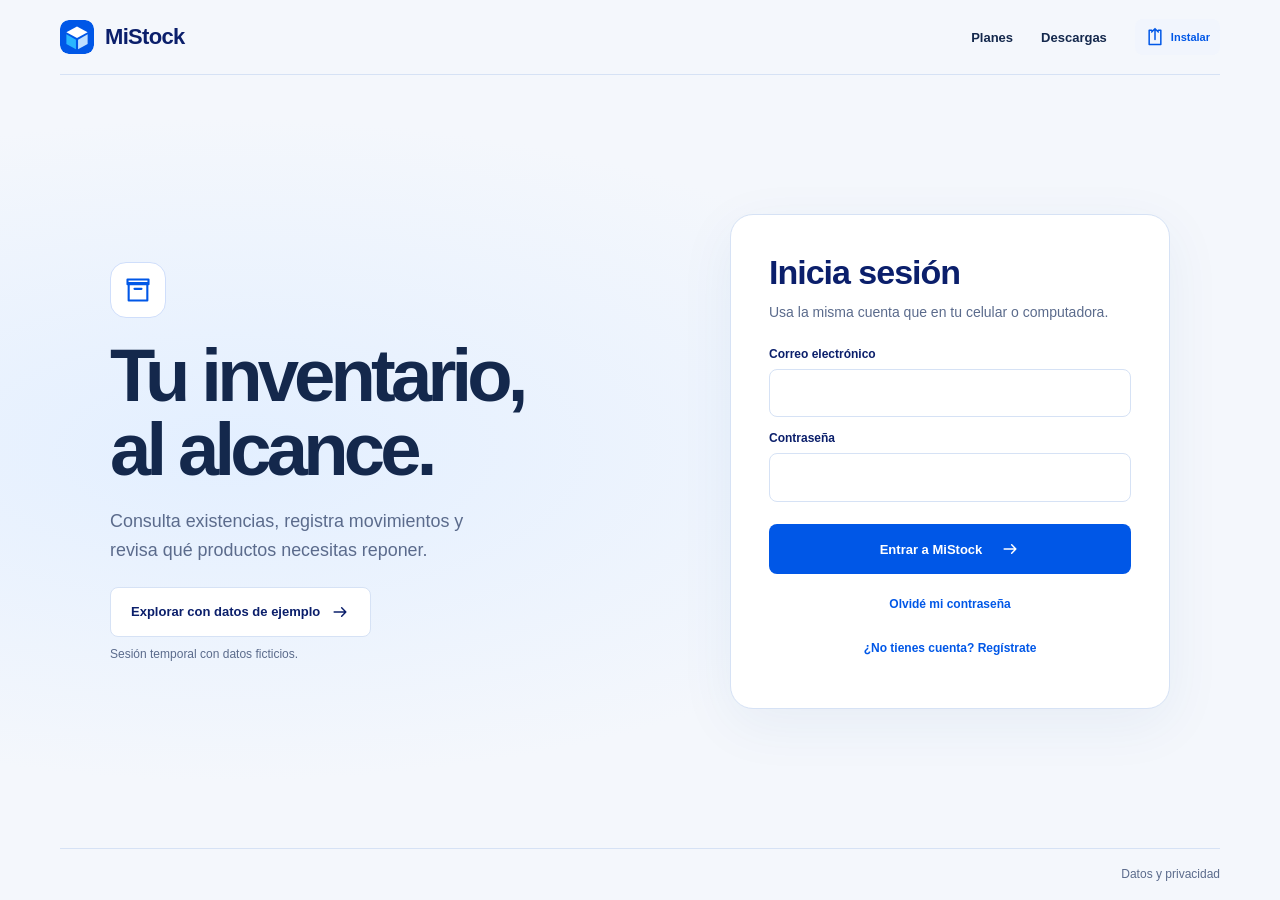
<file: index.html>
<!doctype html><html lang="es"><head><meta charset="utf-8"><meta name="viewport" content="width=device-width,initial-scale=1,viewport-fit=cover"><meta name="theme-color" content="#ffffff"><meta name="apple-mobile-web-app-capable" content="yes"><meta name="apple-mobile-web-app-status-bar-style" content="default"><meta name="apple-mobile-web-app-title" content="MiStock"><meta name="description" content="Gestiona tu inventario y movimientos desde MiStock web."><title>MiStock · Tu inventario en línea</title><link rel="manifest" href="./manifest.webmanifest"><link rel="apple-touch-icon" href="./icon-180.png"><link rel="icon" href="./logo.svg"><link rel="stylesheet" href="./app.css?v=1.5"><link rel="stylesheet" href="./pro-ui.css?v=1.5"></head><body><a class="skip-link" href="#main-content">Saltar al contenido</a><div id="app"><div class="boot"><img src="./logo.svg" width="60" height="60" alt="MiStock"><h1>MiStock</h1><p>Preparando tu inventario…</p></div></div><dialog id="modal" class="app-dialog" aria-labelledby="modal-title"></dialog><div id="toast" role="status" aria-live="polite" hidden></div><noscript><p>Activa JavaScript en el navegador para usar MiStock.</p><a href="https://davjstudio.github.io/mistock-descargas/">MiStock Descargas</a></noscript><script type="module" src="./app.js?v=1.5.1"></script></body></html>
</file>
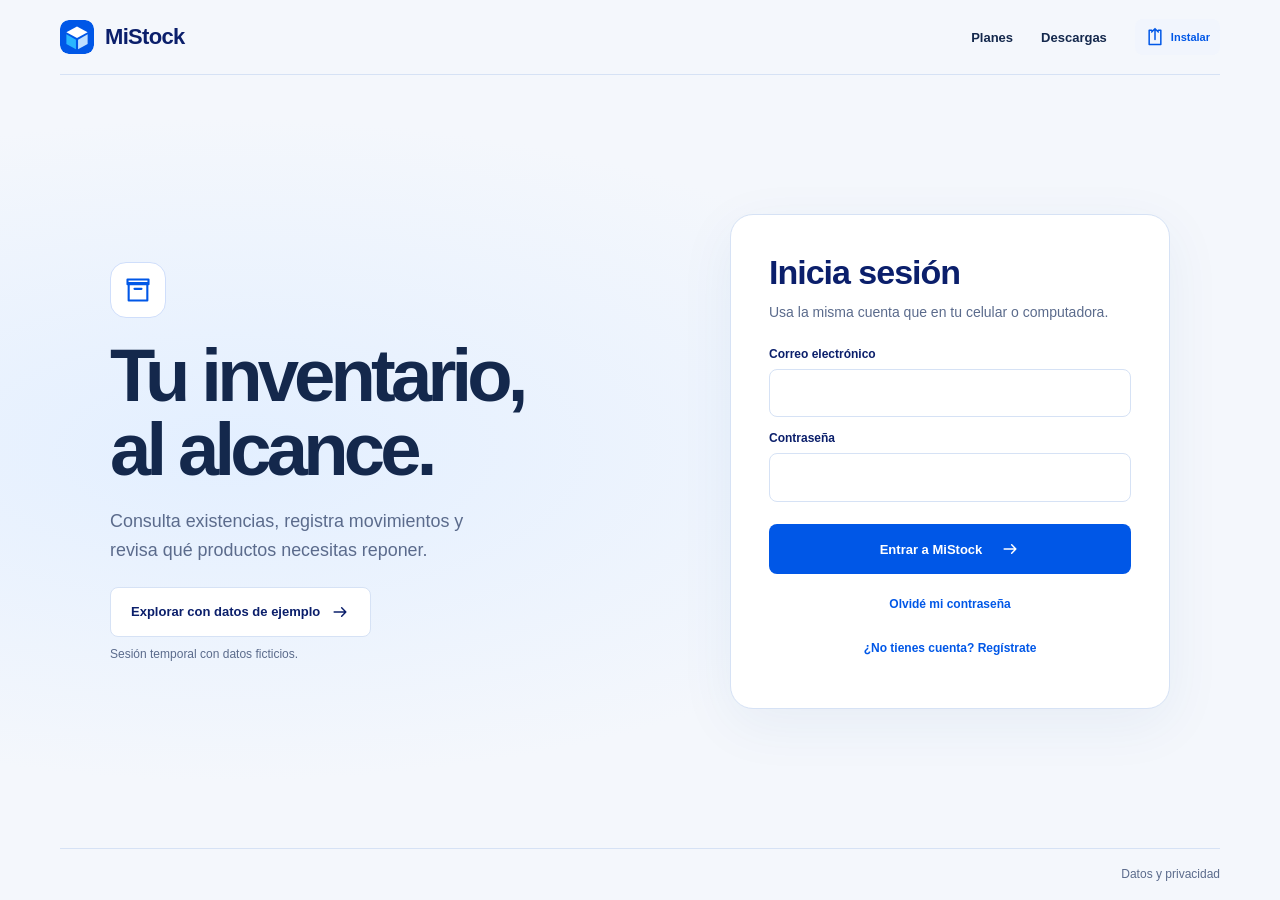
<file: app.html>
<!doctype html><html lang="es"><meta charset="utf-8"><meta name="viewport" content="width=device-width,initial-scale=1"><title>MiStock</title><script>location.replace('./'+location.search+location.hash);</script><p><a href="./">Abrir MiStock</a></p></html>
</file>
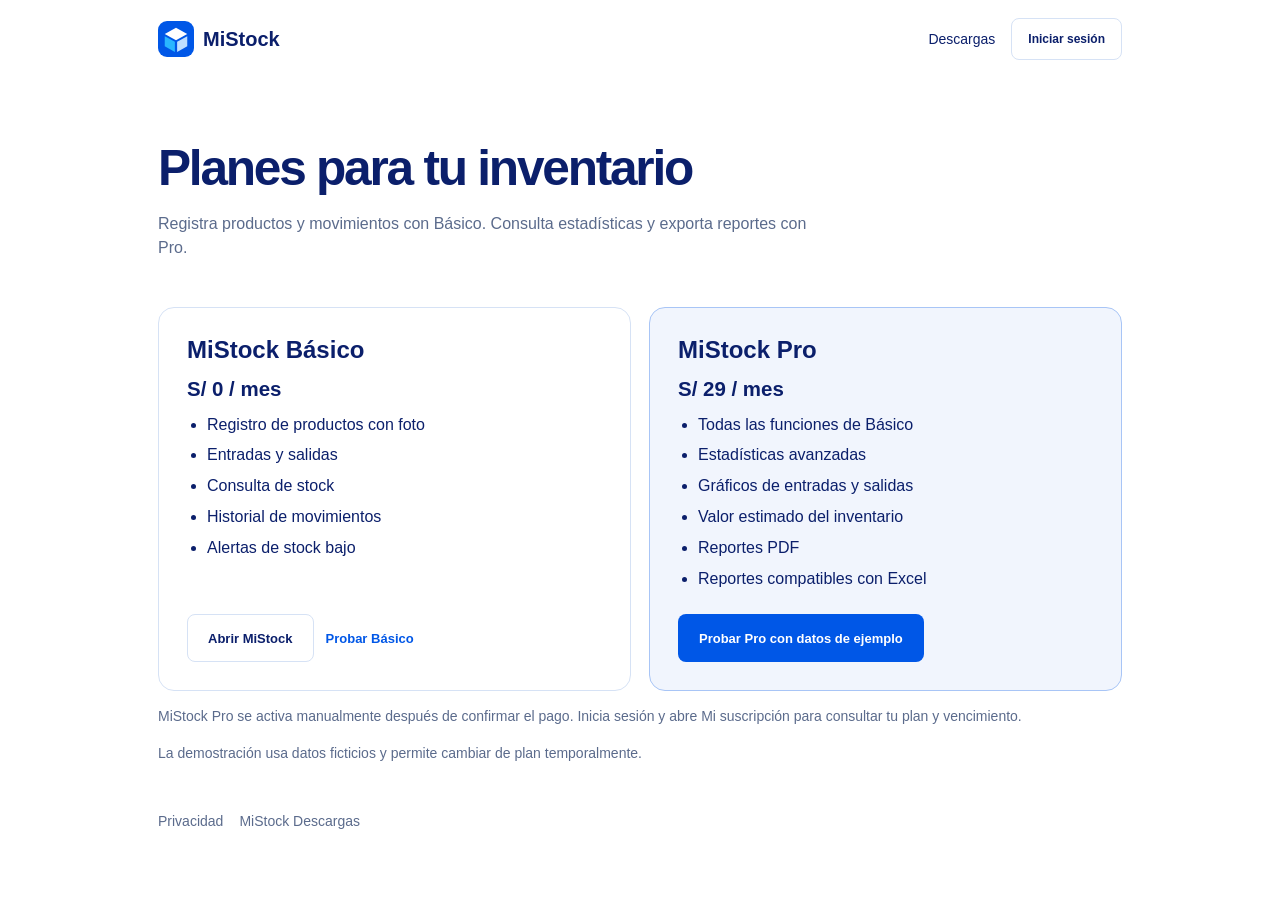
<file: planes.html>
<!doctype html>
<html lang="es">
<head>
<meta charset="utf-8">
<meta name="viewport" content="width=device-width,initial-scale=1">
<meta name="theme-color" content="#0057e7">
<meta name="description" content="MiStock Básico gratuito y MiStock Pro por S/ 29 al mes. Compara funciones y prueba los planes con datos de ejemplo.">
<title>Planes Básico y Pro · MiStock</title>
<link rel="icon" href="./logo.svg">
<link rel="stylesheet" href="./base.css">
<link rel="stylesheet" href="./planes.css">
</head>
<body>
<a class="skip-link" href="#contenido">Saltar al contenido</a>
<header class="plans-header">
<a class="plans-brand" href="./"><img src="./logo.svg" width="36" height="36" alt="">MiStock</a>
<nav aria-label="Navegación"><a href="https://davjstudio.github.io/mistock-descargas/">Descargas</a><a class="btn btn-outline btn-small" href="./">Iniciar sesión</a></nav>
</header>
<main class="plans-main" id="contenido">
<section class="plans-intro">
<h1>Planes para tu inventario</h1>
<p>Registra productos y movimientos con Básico. Consulta estadísticas y exporta reportes con Pro.</p>
</section>
<div class="plans-grid">
<section class="plan-card">
<h2>MiStock Básico</h2><p class="plan-price">S/ 0 / mes</p>
<ul><li>Registro de productos con foto</li><li>Entradas y salidas</li><li>Consulta de stock</li><li>Historial de movimientos</li><li>Alertas de stock bajo</li></ul>
<div class="plan-actions"><a class="btn btn-outline" href="./">Abrir MiStock</a><a class="text-link" href="./?demo=1">Probar Básico</a></div>
</section>
<section class="plan-card plan-pro">
<h2>MiStock Pro</h2><p class="plan-price">S/ 29 / mes</p>
<ul><li>Todas las funciones de Básico</li><li>Estadísticas avanzadas</li><li>Gráficos de entradas y salidas</li><li>Valor estimado del inventario</li><li>Reportes PDF</li><li>Reportes compatibles con Excel</li></ul>
<div class="plan-actions"><a class="btn btn-primary" href="./?demo=1&amp;page=pro&amp;demoPlan=pro">Probar Pro con datos de ejemplo</a></div>
</section>
</div>
<p class="pilot-note">MiStock Pro se activa manualmente después de confirmar el pago. Inicia sesión y abre Mi suscripción para consultar tu plan y vencimiento.</p>
<p class="pilot-note">La demostración usa datos ficticios y permite cambiar de plan temporalmente.</p>
</main>
<footer class="plans-footer"><a href="./privacidad.html">Privacidad</a><a href="https://davjstudio.github.io/mistock-descargas/">MiStock Descargas</a></footer>
</body>
</html>
</file>
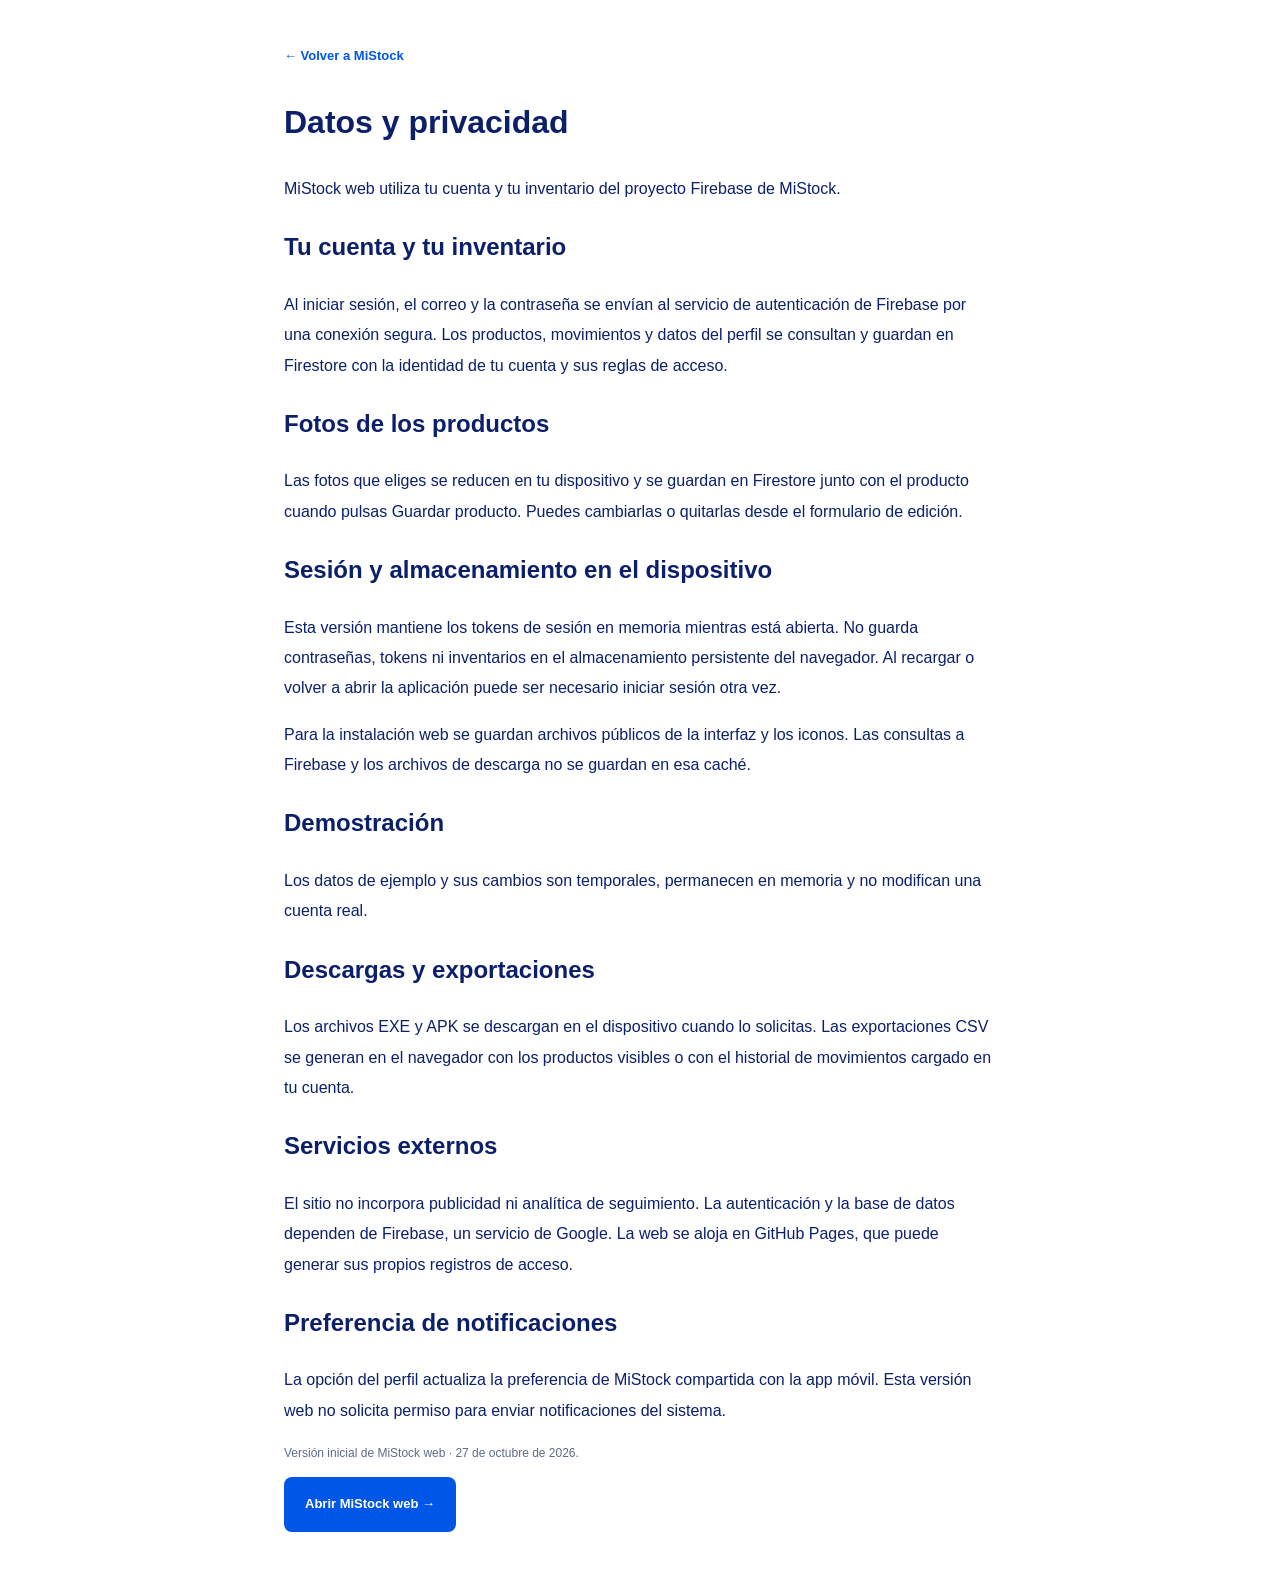
<file: privacidad.html>
<!doctype html><html lang="es"><head><meta charset="utf-8"><meta name="viewport" content="width=device-width,initial-scale=1"><title>MiStock · Datos y privacidad</title><link rel="stylesheet" href="./base.css"><link rel="icon" href="./logo.svg"></head><body><main style="max-width:760px;margin:auto;padding:40px 24px;line-height:1.9"><a class="text-link" href="./">← Volver a MiStock</a><h1>Datos y privacidad</h1><p>MiStock web utiliza tu cuenta y tu inventario del proyecto Firebase de MiStock.</p><h2>Tu cuenta y tu inventario</h2><p>Al iniciar sesión, el correo y la contraseña se envían al servicio de autenticación de Firebase por una conexión segura. Los productos, movimientos y datos del perfil se consultan y guardan en Firestore con la identidad de tu cuenta y sus reglas de acceso.</p><h2>Fotos de los productos</h2><p>Las fotos que eliges se reducen en tu dispositivo y se guardan en Firestore junto con el producto cuando pulsas Guardar producto. Puedes cambiarlas o quitarlas desde el formulario de edición.</p><h2>Sesión y almacenamiento en el dispositivo</h2><p>Esta versión mantiene los tokens de sesión en memoria mientras está abierta. No guarda contraseñas, tokens ni inventarios en el almacenamiento persistente del navegador. Al recargar o volver a abrir la aplicación puede ser necesario iniciar sesión otra vez.</p><p>Para la instalación web se guardan archivos públicos de la interfaz y los iconos. Las consultas a Firebase y los archivos de descarga no se guardan en esa caché.</p><h2>Demostración</h2><p>Los datos de ejemplo y sus cambios son temporales, permanecen en memoria y no modifican una cuenta real.</p><h2>Descargas y exportaciones</h2><p>Los archivos EXE y APK se descargan en el dispositivo cuando lo solicitas. Las exportaciones CSV se generan en el navegador con los productos visibles o con el historial de movimientos cargado en tu cuenta.</p><h2>Servicios externos</h2><p>El sitio no incorpora publicidad ni analítica de seguimiento. La autenticación y la base de datos dependen de Firebase, un servicio de Google. La web se aloja en GitHub Pages, que puede generar sus propios registros de acceso.</p><h2>Preferencia de notificaciones</h2><p>La opción del perfil actualiza la preferencia de MiStock compartida con la app móvil. Esta versión web no solicita permiso para enviar notificaciones del sistema.</p><p style="font-size:12px;color:#5b6b8c">Versión inicial de MiStock web · 27 de octubre de 2026.</p><a class="btn btn-primary" href="./">Abrir MiStock web →</a></main></body></html>
</file>
<file: app.css>
@import url('./base.css');
body{background:var(--ice)}button{border:0}svg.icon{width:20px;height:20px;fill:none;stroke:currentColor;stroke-width:1.8;stroke-linecap:round;stroke-linejoin:round;flex:none}.boot{min-height:100dvh;display:grid;place-content:center;text-align:center;gap:8px}.boot img{margin:auto}.boot h1{font-size:34px;margin:10px 0}.boot p{font-size:14px;color:var(--muted)}.app-brand{display:flex;align-items:center;gap:11px;font-size:26px;font-weight:800;letter-spacing:-.7px}.app-brand img{border-radius:12px}.back-link{color:var(--muted);font-size:12px;display:inline-flex;align-items:center;gap:8px}.auth-form{max-width:420px;width:100%;margin:auto}.auth-form h1{font-size:34px;letter-spacing:-1px;margin:13px 0}.auth-form>p{font-size:14px;line-height:1.7;color:var(--muted);margin-bottom:26px}.field{display:block;margin:17px 0}.field>span{display:block;font-size:12px;font-weight:700;color:var(--navy);margin-bottom:8px}.field input,.field select,.field textarea{display:block;background:white;color:var(--navy);border:1px solid var(--border);border-radius:8px;padding:13px 12px;min-height:46px;width:100%;font-size:16px;line-height:1.3}.field textarea{resize:vertical;min-height:90px}.field small{display:block;font-size:11px;color:var(--muted);line-height:1.6;margin-top:7px}.auth-form .btn{width:100%;margin-top:13px}.quiet-button{color:var(--blue);background:transparent;min-height:44px;padding:10px 6px;font-size:12px;font-weight:600}.auth-form .quiet-button{display:block;width:100%;text-align:center}.form-error{background:var(--red-bg);color:#9f172f;padding:12px;border-radius:8px;font-size:12px;line-height:1.6}.form-error:empty{display:none}.nav-button{display:flex;align-items:center;gap:13px;background:transparent;color:white;font-size:12px;font-weight:600;min-height:49px;border-radius:8px;padding:13px 16px;text-align:left}.nav-button.active{background:#4da3ff55}.nav-button:hover{background:#4da3ff33}.workspace{padding:28px;min-width:0;max-width:1600px;width:100%;margin:auto}.workspace-header{border-radius:17px;background:linear-gradient(120deg,#0b63f6,#0436b8);color:white;padding:25px;display:flex;align-items:center;justify-content:space-between;gap:24px;margin-bottom:20px}.workspace-header h1{font-size:28px;letter-spacing:-.8px;margin:12px 0 8px;line-height:1.2}.workspace-header p{font-size:12px;color:#bfdfff;line-height:1.6;margin:0}.header-actions{display:flex;gap:9px;flex:none}.header-actions .btn{font-size:11px;padding:11px 15px;min-height:42px}.refresh-btn{background:#4da3ff33;color:white;padding:10px 13px;border-radius:8px;display:flex;align-items:center;gap:7px;font-size:11px;min-height:42px}.install-btn{background:var(--ice);border-radius:8px;color:var(--blue);display:flex;align-items:center;gap:6px;min-height:36px;padding:8px 10px;font-size:11px;font-weight:600}.banner{background:#bfdfff;color:var(--navy);padding:12px 15px;border-radius:8px;font-size:11px;line-height:1.7;margin-bottom:18px;display:flex;align-items:center;justify-content:space-between;gap:12px}.banner.warning{background:#fff0c2;color:#85540b}.banner .dismiss{font-size:19px;line-height:1;background:transparent;color:inherit;min-width:32px;min-height:32px}.page-top{display:flex;align-items:center;justify-content:space-between;gap:16px;margin:0 0 18px}.page-top>h2{font-size:18px;margin:0}.page-top .quiet-button{font-size:11px}.stats-grid{display:grid;grid-template-columns:repeat(4,minmax(0,1fr));gap:12px;margin-bottom:19px}.stat{background:white;border:1px solid var(--border);border-radius:12px;padding:20px;min-width:0}.stat small{font-size:10px;font-weight:600;display:block;color:var(--muted);text-transform:uppercase;letter-spacing:.3px}.stat strong{font-size:35px;display:block;line-height:1.2;margin:14px 0 5px;letter-spacing:-1px}.stat p{font-size:10px;color:var(--muted);margin:0;line-height:1.5}.green-text{color:var(--green)}.red-text{color:var(--red)}.blue-text{color:var(--blue)}.card{border:1px solid var(--border);background:#fff;border-radius:12px;padding:23px;margin-bottom:19px}.card h2{font-size:18px;margin:0 0 20px}.hint{font-size:11px;color:var(--muted);line-height:1.7}.attention-row{display:flex;justify-content:space-between;align-items:center;gap:14px;padding:15px 0;border-bottom:1px solid var(--ice)}.attention-row:last-child{border:0}.attention-row strong{font-size:13px;display:block}.attention-row small{font-size:10px;color:var(--muted);display:block;margin-top:5px}.stock-pill{display:inline-flex;align-items:center;white-space:nowrap;font-size:10px;font-weight:600;border-radius:5px;padding:5px 8px;background:var(--green-bg);color:#0f8a4f}.stock-pill.low{background:#fff0c2;color:#b7791f}.stock-pill.empty{background:var(--red-bg);color:#d64550}.icon-button{background:var(--ice);color:var(--blue);border-radius:8px;width:38px;min-height:38px;display:inline-flex;align-items:center;justify-content:center}.icon-button.danger{background:var(--red-bg);color:var(--red)}.icon-button.green{background:var(--green-bg);color:var(--green)}.filter-bar{display:flex;gap:10px;align-items:center;margin-bottom:16px}.search-wrap{position:relative;flex:1;min-width:0}.search-wrap>.icon{position:absolute;left:13px;top:14px;color:var(--hint);width:17px;height:17px}.filter-bar input,.filter-bar select{height:46px;border:1px solid var(--border);background:white;border-radius:8px;font-size:13px;color:var(--navy);padding:10px 12px;max-width:100%}.filter-bar input{width:100%;padding-left:39px}.filter-bar select{max-width:190px}.result-tools{display:flex;align-items:center;justify-content:space-between;gap:10px;margin-bottom:12px}.result-count{font-size:11px;color:var(--muted)}.product-list{border:1px solid var(--border);border-radius:12px;overflow:hidden;background:#fff}.product-item{display:grid;grid-template-columns:minmax(0,2fr) minmax(95px,1fr) minmax(110px,1fr) auto;align-items:center;gap:16px;padding:19px 20px;border-bottom:1px solid var(--ice)}.product-item:last-child{border:0}.product-item:nth-child(even){background:#f8faff}.product-name{min-width:0;overflow-wrap:anywhere}.product-name h3{font-size:14px;margin:4px 0 7px;font-weight:650;line-height:1.5}.product-name small{font-size:10px;color:var(--muted)}.product-price{font-size:14px;font-weight:600}.product-price small{font-size:10px;display:block;font-weight:400;color:var(--muted);margin-top:6px}.stock-info small{font-size:10px;display:block;margin-top:7px;color:var(--muted)}.row-actions{display:flex;align-items:center;gap:7px}.restock-button{border:0;border-radius:7px;background:var(--green-bg);color:var(--green);font-size:11px;font-weight:700;min-height:38px;padding:10px 12px}.empty-state{padding:65px 22px;text-align:center;max-width:500px;margin:auto}.empty-state>.icon{width:38px;height:38px;color:#4da3ff}.empty-state h2{font-size:20px;margin:18px 0 10px}.empty-state p{font-size:13px;line-height:1.7;color:var(--muted)}.movement-stats{grid-template-columns:repeat(3,minmax(0,1fr))}.movement-list{background:white;border:1px solid var(--border);border-radius:12px;overflow:hidden}.movement-item{display:grid;grid-template-columns:43px minmax(0,1fr) auto;gap:16px;align-items:center;padding:20px;border-bottom:1px solid var(--ice)}.movement-item:last-child{border:0}.movement-symbol{width:40px;height:40px;border-radius:11px;display:grid;place-items:center;color:var(--green);background:var(--green-bg)}.movement-symbol.out{color:var(--red);background:var(--red-bg)}.movement-item h3{font-size:13px;line-height:1.5;overflow-wrap:anywhere;margin:0 0 7px}.movement-note{font-size:11px;color:var(--muted);line-height:1.6;margin:0;white-space:pre-wrap;overflow-wrap:anywhere}.movement-qty{text-align:right}.movement-qty strong{font-size:18px}.movement-qty small{font-size:10px;color:var(--muted);display:block;margin-top:8px}.page-footer{display:flex;align-items:center;justify-content:space-between;gap:18px;margin-top:22px;color:var(--muted);font-size:10px;line-height:1.7}.page-footer button{color:var(--blue);font-size:10px;background:transparent;min-height:36px}.profile-layout{max-width:750px}.profile-heading{display:flex;align-items:center;gap:15px;margin-bottom:23px}.avatar{width:50px;height:50px;border-radius:15px;display:grid;place-items:center;background:#bfdfff;color:var(--blue);font-size:23px;font-weight:800}.profile-heading h2{margin:0 0 7px;font-size:20px}.profile-heading p{margin:0;font-size:12px;color:var(--muted)}.profile-field{padding:14px 0;border-top:1px solid var(--ice);overflow-wrap:anywhere}.profile-field small{font-size:10px;color:var(--muted);display:block;margin-bottom:8px}.profile-field strong{font-size:14px;font-weight:600}.preference-row{display:flex;align-items:center;justify-content:space-between;gap:22px;min-height:44px}.preference-row>span{font-size:13px;line-height:1.6}.preference-row input{width:22px;height:22px;accent-color:var(--blue);flex:none}.app-dialog{border:1px solid var(--border);border-radius:17px;padding:28px;color:var(--navy);width:min(550px,calc(100% - 32px));max-height:calc(100dvh - 40px);overflow-y:auto;overscroll-behavior:contain}.app-dialog::backdrop{background:#0b1f6b88;backdrop-filter:blur(4px)}.modal-heading{display:flex;align-items:flex-start;justify-content:space-between;gap:14px}.modal-heading h2{font-size:23px;letter-spacing:-.7px;margin:0 0 9px}.modal-heading p{font-size:12px;line-height:1.7;color:var(--muted);margin:0}.modal-heading button{background:var(--ice);color:var(--muted);width:34px;height:34px;border-radius:50%;flex:none;font-size:23px}.field-grid{display:grid;grid-template-columns:1fr 1fr;gap:12px}.field-grid .field{margin:10px 0}.dialog-actions{display:flex;justify-content:flex-end;gap:10px;margin-top:25px}.dialog-actions .btn{font-size:12px}.stock-preview{background:var(--ice);border-radius:8px;padding:12px;font-size:12px;color:var(--muted);line-height:1.6}.install-steps{padding-left:22px;margin:22px 0}.install-steps li{padding:10px 0;font-size:14px;line-height:1.7}.install-note{font-size:11px;color:var(--muted);line-height:1.8}.danger-button{background:var(--red);color:#fff}.entry-button{background:var(--green);color:#fff}.offline-banner{background:#fff0c2;color:#85540b;padding:12px 18px;font-size:12px;text-align:center;line-height:1.7}#toast{position:fixed;bottom:26px;left:50%;transform:translateX(-50%);max-width:min(480px,calc(100% - 32px));padding:13px 20px;background:var(--navy);color:white;box-shadow:0 7px 26px #0b1f6b30;border-radius:11px;z-index:50;font-size:12px;line-height:1.6}.busy-mark{height:3px;position:fixed;top:0;left:0;background:var(--cyan);width:100%;z-index:100;animation:pulse 1s infinite alternate}@keyframes pulse{from{opacity:.4}to{opacity:1}}
@media(min-width:1450px){.workspace{padding:38px 42px}.workspace-header{padding:30px}.workspace-header h1{font-size:32px}}
@media(max-width:1050px){.workspace{padding:22px}.workspace-header{padding:22px;align-items:flex-start;gap:15px}.workspace-header h1{font-size:24px}.header-actions{flex-direction:column-reverse;align-items:stretch}.header-actions .btn{font-size:10px;gap:8px}.refresh-btn{justify-content:center}.stat{padding:17px}.stat strong{font-size:30px}.product-item{gap:12px;padding:17px}.product-price{font-size:13px}.row-actions{gap:5px}.row-actions .icon-button{width:33px;min-height:36px}.filter-bar select{max-width:160px}}
@media(max-width:760px){.auth-form h1{font-size:28px}.auth-form>p{margin-bottom:21px}.workspace{padding:18px 16px calc(90px + env(safe-area-inset-bottom));max-width:700px}.workspace-header{border-radius:14px;padding:21px 19px;margin-bottom:16px;gap:12px;align-items:center}.workspace-header h1{font-size:24px;letter-spacing:-.7px;margin:10px 0 7px}.workspace-header p{font-size:11px;max-width:250px}.header-actions{flex:none}.header-actions .btn{min-height:38px;width:38px;padding:0;border-radius:10px}.header-actions .btn>.button-label{display:none}.header-actions .btn>.icon{width:19px;height:19px}.refresh-btn{width:38px;min-height:34px;padding:8px}.refresh-btn .button-label{display:none}.stats-grid{grid-template-columns:1fr 1fr;gap:10px;margin-bottom:15px}.stat{padding:17px;border-radius:11px}.stat strong{font-size:32px;margin:12px 0 5px}.stat small{font-size:9px}.stat p{font-size:10px}.banner{font-size:10px;padding:10px 12px;margin-bottom:15px}.card{padding:19px;margin-bottom:15px}.card h2{font-size:17px}.attention-row{gap:10px}.attention-row strong{font-size:12px}.attention-row .stock-pill{font-size:9px}.attention-row .restock-button{font-size:10px;padding:8px;min-height:40px}.filter-bar{flex-wrap:wrap;gap:9px;margin-bottom:13px}.search-wrap{flex-basis:100%}.filter-bar select{max-width:none;flex:1;width:0;min-width:0;font-size:12px;height:42px}.filter-bar input{font-size:14px}.result-tools{margin-bottom:10px}.result-tools .quiet-button{font-size:11px}.product-list{border:0;background:transparent;overflow:visible}.product-item,.product-item:nth-child(even){border:1px solid var(--border);border-radius:11px;background:#fff;margin-bottom:10px;padding:16px;grid-template-columns:minmax(0,1fr) auto;gap:15px 12px}.product-name{grid-column:1;grid-row:1}.product-name h3{font-size:14px;margin:5px 0}.product-price{grid-column:2;grid-row:1;align-self:start;text-align:right;padding-top:16px;font-size:14px}.product-price small{font-size:9px;margin-top:5px}.stock-info{grid-column:1;grid-row:2;display:flex;align-items:center;flex-wrap:wrap;gap:8px}.stock-info small{margin:0;font-size:9px}.row-actions{grid-column:2;grid-row:2}.row-actions .icon-button{width:38px;min-height:40px}.restock-button{min-height:40px}.empty-state{padding:45px 15px}.movement-stats{grid-template-columns:repeat(3,minmax(0,1fr));gap:8px}.movement-stats .stat{padding:14px 12px}.movement-stats small{font-size:8px;line-height:1.5}.movement-stats strong{font-size:27px}.movement-item{padding:16px 14px;gap:11px;grid-template-columns:34px minmax(0,1fr) auto}.movement-symbol{width:33px;height:36px;border-radius:9px}.movement-symbol .icon{width:17px;height:17px}.movement-item h3{font-size:12px}.movement-note{font-size:10px}.movement-qty strong{font-size:16px}.movement-qty small{max-width:85px;font-size:8px;line-height:1.6}.movement-list{border-radius:11px}.page-footer{font-size:9px;align-items:flex-start;margin-top:17px}.page-footer>span:last-child{text-align:right}.profile-heading h2{font-size:19px}.profile-field strong{font-size:14px}.profile-field{padding:14px 0}.profile-layout .card h2{font-size:17px}.app-dialog{padding:24px 20px;max-height:calc(100dvh - 30px);border-radius:15px}.modal-heading h2{font-size:22px}.modal-heading p{font-size:12px}.field input,.field select,.field textarea{font-size:16px;min-height:47px}.field>span{font-size:11px}.dialog-actions{gap:10px}.dialog-actions .btn{flex:1;padding:13px 10px;font-size:12px}.field-grid{gap:10px}#toast{bottom:calc(86px + env(safe-area-inset-bottom));font-size:12px;width:max-content;text-align:center}.install-btn{font-size:10px}.offline-banner{font-size:11px}}
@media(max-width:350px){.workspace{padding-left:12px;padding-right:12px}.workspace-header{padding:18px 15px}.workspace-header h1{font-size:21px}.product-price{font-size:13px}.stock-info{gap:6px}.stat{padding:15px}}

/* Help and About, adapted from the October 28 Android update. */
[hidden]{display:none!important}.info-layout{max-width:820px;margin:0 auto}.help-faq{border-bottom:1px solid var(--border)}.help-faq:last-child{border-bottom:0}.help-faq summary{cursor:pointer;font-size:14px;font-weight:650;padding:19px 26px 19px 0;line-height:1.6;color:var(--navy)}.help-faq p{font-size:13px;line-height:1.9;color:var(--muted);margin:0 0 22px}.support-card{background:var(--green-bg);border-color:#b5e8d1}.support-card h2{margin-bottom:10px}.support-card p{font-size:13px;color:var(--muted)}.support-link{background:var(--green);color:#fff;margin-top:10px}.support-link:hover{filter:brightness(.95)}.info-links{display:flex;gap:14px;align-items:center;flex-wrap:wrap}.about-intro{text-align:center;padding:34px}.about-intro img{margin:0 auto 18px}.about-intro h2{font-size:30px;margin-bottom:12px}.about-intro .hint{max-width:500px;margin:18px auto 0}.about-tagline{font-size:15px;color:var(--muted);line-height:1.7}.about-data>div{display:flex;justify-content:space-between;gap:20px;padding:17px 0;border-bottom:1px solid var(--border);font-size:13px}.about-data>div:last-child{border:0}.about-data span{color:var(--muted)}.about-thanks{text-align:center;color:var(--blue);font-size:13px;margin:25px 0;line-height:1.8}
@media(max-width:720px){.info-layout .card{padding:20px}.help-faq summary{font-size:13px}.help-faq p{font-size:12px}.support-link{width:100%;font-size:12px}.about-data>div{font-size:12px}.about-data strong{text-align:right}.info-links{gap:2px;align-items:flex-start;flex-direction:column}.profile-layout .info-links .quiet-button{width:100%;text-align:left}}

.product-info{display:flex;align-items:center;gap:13px;min-width:0}.product-thumb{width:56px;height:56px;flex:none;border:1px solid var(--border);border-radius:9px;background:var(--ice);color:var(--hint);display:grid;place-items:center;padding:0;overflow:hidden}.product-thumb img{width:100%;height:100%;object-fit:cover}.product-info .product-name{flex:1}.photo-editor{display:grid;grid-template-columns:110px minmax(0,1fr);gap:18px;align-items:center;margin:22px 0;padding-bottom:20px;border-bottom:1px solid var(--border)}.photo-editor strong{font-size:13px}.photo-preview{width:110px;height:110px;border:1px solid var(--border);border-radius:10px;background:var(--ice);display:grid;place-items:center;overflow:hidden;color:var(--muted);font-size:12px}.photo-preview img{height:100%;width:100%;object-fit:contain}.photo-actions{display:flex;align-items:center;gap:8px;flex-wrap:wrap}.photo-actions .btn{min-height:38px;padding:9px 12px;font-size:11px}.photo-actions .quiet-button{font-size:11px;min-height:38px}.photo-editor .hint{margin:8px 0}.photo-full{display:block;max-width:100%;width:480px;height:auto;max-height:65dvh;object-fit:contain;margin:22px auto;border-radius:10px;background:var(--ice)}
@media(max-width:720px){.product-info{grid-column:1;grid-row:1;gap:10px}.product-thumb{width:44px;height:48px}.photo-editor{grid-template-columns:82px minmax(0,1fr);gap:12px}.photo-preview{width:82px;height:96px}.photo-actions{gap:2px 8px}.photo-actions .btn{font-size:11px}.photo-editor .hint{font-size:10px}.product-info .product-name h3{font-size:13px}}


/* MiStock web layout */
body{background:#f4f7fc;color:#14284c}
.entry-page{min-height:100dvh;display:flex;flex-direction:column;background:radial-gradient(ellipse at 18% 50%,#e3efff 0%,#f4f7fc 52%);padding-inline:clamp(16px,4vw,56px)}
.entry-bar,.entry-footer{width:min(100%,1160px);margin-inline:auto;display:flex;align-items:center;justify-content:space-between;gap:12px}
.entry-bar{min-height:75px;border-bottom:1px solid var(--border)}
.entry-bar nav{display:flex;align-items:center;gap:clamp(12px,3vw,28px);font-size:13px;font-weight:650}
.entry-bar nav a:hover,.entry-footer a:hover,.footer-actions a:hover{text-decoration:underline}
.entry-layout{display:grid;grid-template-columns:minmax(0,1fr) minmax(320px,440px);align-items:center;gap:clamp(32px,9vw,116px);width:min(100%,1060px);margin:auto;padding:44px 0}
.entry-intro{grid-area:1/1;padding-block:16px}
.entry-symbol{width:56px;height:56px;display:grid;place-items:center;border:1px solid #cfdefb;border-radius:16px;background:#fff;color:var(--blue)}
.entry-symbol .icon{width:28px;height:28px}
.entry-intro h2{font-size:clamp(40px,5.8vw,78px);letter-spacing:-.065em;line-height:.99;margin:21px 0}
.entry-intro p{font-size:clamp(14px,1.4vw,18px);color:var(--muted);line-height:1.6;max-width:36ch;margin:0 0 22px}
.entry-intro .btn{justify-content:space-between;gap:10px}
.entry-intro small{display:block;color:var(--muted);font-size:12px;margin-top:10px}
.entry-card.auth-form{grid-area:1/2;margin:0;max-width:none;background:#fff;border:1px solid var(--border);box-shadow:0 15px 56px #274d9610;border-radius:23px;padding:clamp(22px,4vw,38px)}
.entry-card h1{margin:0 0 9px;font-size:clamp(26px,4vw,34px);color:var(--navy)}
.entry-card>p{margin:0 0 22px}
.entry-card .field{margin:14px 0}
.entry-card form .btn{margin-top:8px}
.entry-auth-links{display:grid;margin-top:8px}
.entry-footer{min-height:52px;justify-content:flex-end;color:var(--muted);font-size:12px;border-top:1px solid var(--border)}
.web-shell .app-brand,.entry-bar .app-brand{font-size:22px;white-space:nowrap;color:var(--navy)}
.brand-button{background:transparent;padding:0;justify-self:start;text-align:left}
.web-shell .app-brand img,.entry-bar .app-brand img{width:34px;height:34px;border-radius:9px}
.app-header{position:sticky;top:0;z-index:8;background:#fff;border-bottom:1px solid #dce5f4;padding-top:env(safe-area-inset-top)}
.app-header-inner{display:grid;grid-template-columns:minmax(142px,1fr) auto minmax(0,1fr);align-items:center;gap:20px;width:min(100%,1280px);margin-inline:auto;padding:0 28px}
.web-nav{display:flex;gap:20px}
.web-nav .nav-button{min-height:66px;position:relative;color:#475c80;justify-content:center;gap:7px;padding:0 4px;border-radius:0;font-size:13px;white-space:nowrap}
.web-nav .nav-button .icon{width:17px;height:17px}
.web-nav .nav-button:hover,.web-nav .nav-button[aria-current]{color:var(--blue);background:transparent}
.web-nav .nav-button[aria-current]::after{content:"";height:3px;border-radius:3px 3px 0 0;background:var(--blue);position:absolute;inset:auto 1px 0}
.account-tools{display:flex;align-items:center;justify-content:flex-end;min-width:0;gap:7px}
.account-button,.app-help{min-height:40px;display:flex;align-items:center;justify-content:center;gap:8px;border-radius:9px;color:#24416d;background:transparent;font-weight:700;padding:4px 7px}
.app-help{min-width:40px}
.account-button{min-width:0}
.account-button[aria-current],.app-help[aria-current],.account-button:hover,.app-help:hover{background:#edf3ff}
.account-initial{background:#e7f0ff;color:var(--blue);display:grid;place-items:center;width:31px;height:31px;border-radius:50%;flex:none}
.account-label{font-size:12px;white-space:nowrap;overflow:hidden;text-overflow:ellipsis}
.web-shell .workspace{max-width:1224px;padding:28px 28px 18px}
.web-shell .workspace-header{background:transparent;color:var(--navy);padding:0;gap:14px;margin-bottom:20px;align-items:flex-end}
.workspace-heading{min-width:0}
.web-shell .workspace-heading h1{font-size:clamp(26px,4vw,38px);margin:0 0 6px;letter-spacing:-.045em}
.web-shell .workspace-heading h1:focus{outline:none}
.web-shell .workspace-heading p{font-size:14px;color:#50658a;margin:0;line-height:1.45}
.demo-label{display:inline-block;color:#194da7;background:#e4edff;border-radius:6px;padding:4px 8px;font-size:11px;font-weight:750;margin:0 0 8px}
.web-shell .header-actions{align-items:center;flex-direction:row}
.web-shell .header-actions .btn{font-size:13px;gap:7px;min-height:43px;padding:9px 13px;width:auto;white-space:nowrap}
.web-shell .refresh-btn{color:var(--blue);background:#fff;border:1px solid var(--border);min-height:43px;width:43px;justify-content:center;padding:0}
.web-shell .offline-banner{border-radius:8px;margin-bottom:15px}
.web-shell .page-footer{font-size:12px;align-items:center;padding-bottom:env(safe-area-inset-bottom)}
.footer-actions{display:flex;align-items:center;gap:12px}
.footer-actions>a{color:var(--blue)}
.overview-grid{display:grid;grid-template-columns:minmax(0,1.38fr) minmax(0,1fr);gap:16px}
.stock-overview,.overview-grid .card{border-radius:18px;padding:22px;margin:0;min-width:0}
.stock-overview{background:linear-gradient(130deg,#11265e,#123a80 78%,#17498f);color:#fff;display:flex;flex-direction:column;justify-content:space-between}
.overview-heading{display:flex;align-items:center;justify-content:space-between;gap:12px;margin-bottom:14px}
.overview-heading h2,.overview-grid .card .overview-heading h2{font-size:19px;font-weight:780;letter-spacing:-.025em;margin:0}
.overview-heading p{margin:4px 0 0;font-size:13px;color:#50658a;line-height:1.4}
.stock-overview .overview-heading p{color:#cfddfa}
.overview-heading .quiet-button{display:inline-flex;align-items:center;gap:6px;flex:none;font-size:12px;white-space:nowrap}
.overview-heading .quiet-button .icon{width:15px;height:15px}
.stock-overview .quiet-button{color:#e3eeff}
.overview-heading .quiet-button:hover{text-decoration:underline}
.stock-meter{height:12px;background:#29467e;border-radius:9px;display:flex;gap:4px;overflow:hidden;margin:8px 0 16px}
.meter-segment{flex-basis:0;border-radius:5px}
.meter-segment.healthy{background:#569dff}
.meter-segment.low{background:#ffd084}
.meter-segment.empty{background:#fc929e}
.stock-breakdown{display:grid;grid-template-columns:repeat(3,minmax(0,1fr));margin:0 0 20px;gap:6px}
.stock-metric{background:#fff1;border-radius:10px;padding:10px 12px}
.stock-metric dt{font-size:12px;color:#e5efff}
.stock-metric dd{margin:6px 0 0;font-size:26px;line-height:1;font-weight:750;font-variant-numeric:tabular-nums}
.stock-metric.low dd{color:#ffd084}
.stock-metric.empty dd{color:#ffacb6}
.inventory-worth{display:flex;flex-wrap:wrap;justify-content:space-between;align-items:center;gap:8px;border-top:1px solid #ffffff36;padding-top:14px;font-size:13px;font-weight:650}
.inventory-worth small{display:block;color:#cfddfa;font-weight:400;font-size:11px;margin-top:4px}
.inventory-worth strong{font-size:clamp(20px,2.6vw,30px);line-height:1;letter-spacing:-.04em;font-variant-numeric:tabular-nums;overflow-wrap:anywhere}
.activity-panel{display:flex;flex-direction:column}
.activity-panel .overview-heading{margin-bottom:2px}
.recent-list,.replenishment-list{margin:0;padding:0;list-style:none}
.recent-list li{display:grid;grid-template-columns:auto minmax(0,1fr) auto;align-items:center;gap:10px;padding:9px 0;border-top:1px solid #e7edf7}
.recent-list .movement-symbol{width:34px;height:34px}
.recent-list .movement-symbol .icon{width:17px;height:17px}
.recent-list strong,.recent-list small{display:block;overflow-wrap:anywhere}
.recent-list strong{font-size:13px}
.recent-list small{margin-top:3px;font-size:11px;color:var(--muted)}
.recent-qty{font-size:14px;font-weight:750;color:var(--navy);font-variant-numeric:tabular-nums}
.activity-cta{align-self:stretch;margin-top:auto;min-height:41px;padding:8px;gap:8px;font-size:12px}
.recent-list:not(:empty){margin-bottom:12px}
.overview-empty{font-size:13px;margin:15px 0}
.replenishment-panel{grid-column:1/-1}
.replenishment-panel .overview-heading{margin-bottom:6px}
.replenishment-list .attention-row{display:grid;grid-template-columns:minmax(0,1fr) minmax(86px,.22fr) minmax(54px,.18fr) auto;gap:10px;padding:8px 0;border-top:1px solid #e7edf7;border-bottom:0}
.replenishment-product{display:flex;min-width:0;align-items:center;gap:10px;overflow-wrap:anywhere}
.replenishment-product .product-thumb{width:34px;height:34px;border-radius:8px}
.replenishment-list .stock-pill{justify-self:start}
.restock-qty{font-size:12px;color:#50658a;font-variant-numeric:tabular-nums}
.stock-pill.low{color:#85540b}
.stock-pill.empty{color:#a62e3c}
.web-shell .product-list,.web-shell .movement-list{border-radius:16px}
.web-shell .filter-bar input,.web-shell .filter-bar select{border-radius:10px}
.web-shell .result-count{font-size:12px}
@media(max-width:900px){
 .app-header-inner{padding-inline:22px;gap:10px}
 .web-nav{gap:10px}
 .web-shell .workspace{padding-inline:22px}
}
@media(max-width:720px){
 .entry-page{padding-inline:16px}
 .entry-bar{min-height:60px}
 .entry-bar nav{gap:10px;font-size:12px}
 .entry-bar .install-btn .icon{display:none}
 .entry-layout{width:min(100%,470px);grid-template-columns:minmax(0,1fr);gap:16px;padding:20px 0 26px}
 .entry-card.auth-form{grid-area:auto}
 .entry-intro{grid-area:auto;padding:15px 4px 5px}
 .entry-symbol,.entry-intro h2,.entry-intro p{display:none}
 .entry-intro .btn{width:100%;justify-content:center}
 .entry-intro small{text-align:center}
 .app-header-inner{display:grid;grid-template-columns:minmax(0,1fr) auto;gap:0;padding-inline:14px}
 .app-header-inner>.app-brand{min-height:56px}
 .account-tools{grid-column:2;grid-row:1}
 .account-label{display:none}
 .account-button{min-width:40px}
 .web-nav{grid-column:1/-1;grid-row:2;display:grid;grid-template-columns:repeat(4,minmax(0,1fr));border-top:1px solid #e7edf7;gap:2px}
 .web-nav .nav-button{min-height:52px;flex-direction:column;gap:4px;padding:6px 0;font-size:11px}
 .web-shell .workspace{padding:18px 14px;max-width:none}
 .web-shell .workspace-header{align-items:flex-start;margin-bottom:14px}
 .web-shell .workspace-heading p{font-size:12px}
 .web-shell .header-actions{gap:6px;flex-wrap:wrap;justify-content:flex-end;max-width:135px}
 .web-shell .header-actions .btn{font-size:11px;gap:3px;min-height:39px;white-space:normal;padding:6px 7px}
 .web-shell .header-actions .btn .icon{width:15px;height:15px}
 .web-shell .refresh-btn{min-height:39px;width:39px}
 .overview-grid{grid-template-columns:minmax(0,1fr);gap:12px}
 .stock-overview,.overview-grid .card{padding:16px}
 .overview-heading{gap:5px}
 .overview-heading h2,.overview-grid .card .overview-heading h2{font-size:17px}
 .overview-heading p{font-size:12px}
 .overview-heading .quiet-button{font-size:11px;padding-inline:3px}
 .stock-metric{padding:9px 7px}
 .stock-metric dt{font-size:11px}
 .stock-metric dd{font-size:23px}
 .replenishment-panel{grid-row:2}
 .replenishment-list .attention-row{grid-template-columns:minmax(0,1fr) auto auto;gap:4px 7px}
 .replenishment-product{grid-column:1/-1}
 .replenishment-list .restock-button{white-space:nowrap}
 .web-shell .page-footer{font-size:11px}
 .web-shell .filter-bar input,.web-shell .filter-bar select{font-size:16px}
 #toast{bottom:calc(22px + env(safe-area-inset-bottom))}
}
@media(max-width:360px){
 .entry-bar .app-brand,.web-shell .app-brand{font-size:19px;gap:7px}
 .entry-bar .app-brand img{width:28px;height:28px}
 .entry-bar nav{gap:7px}
 .entry-bar .install-btn{padding-inline:6px}
 .web-shell .header-actions{max-width:110px}
 .stock-overview,.overview-grid .card{padding:13px}
}
</file>
<file: pro-ui.css>
.subscription-badge{background:#e7efff;color:#164caa;padding:7px 9px;border-radius:8px;font-size:11px;font-weight:750;white-space:nowrap;min-height:38px}
.subscription-layout{max-width:1000px;margin:auto}
.subscription-current{display:flex;justify-content:space-between;gap:16px;align-items:center;flex-wrap:wrap}
.subscription-current h2{margin:0 0 8px}.subscription-current p{margin:5px 0;font-size:13px;color:var(--muted)}
.subscription-options{display:grid;grid-template-columns:repeat(2,minmax(0,1fr));gap:16px}
.subscription-options .card{display:flex;flex-direction:column;gap:10px}.subscription-options h2{margin:0}.subscription-options strong{font-size:25px}.subscription-options ul{padding-left:20px;margin:4px 0;line-height:1.9;font-size:14px}
.subscription-options .pro-card{border-color:#89b3f9;background:#f2f7ff}
.demo-plans{display:flex;gap:9px;align-items:center;flex-wrap:wrap;margin-top:14px;padding-top:14px;border-top:1px solid var(--border)}.demo-plans small{width:100%;color:var(--muted)}
.plan-expiry{font-variant-numeric:tabular-nums}.pro-intro{display:flex;justify-content:space-between;gap:15px;align-items:center;flex-wrap:wrap}.pro-intro .btn{font-size:12px;gap:6px}.report-actions{display:flex;gap:10px;flex-wrap:wrap}
.pro-metrics{display:grid;grid-template-columns:repeat(4,minmax(0,1fr));gap:12px;margin-bottom:16px}.pro-metric{padding:18px;background:white;border:1px solid var(--border);border-radius:13px}.pro-metric span{font-size:12px;color:var(--muted);display:block}.pro-metric strong{display:block;font-size:28px;margin-top:8px;overflow-wrap:anywhere}
.weekly-chart{margin-top:20px}.chart-legend{display:flex;gap:16px;font-size:12px;color:var(--muted)}.chart-legend span:before{content:'';display:inline-block;width:9px;height:9px;border-radius:3px;background:#0e9f6e;margin-right:5px}.chart-legend .exits:before{background:#e5484d}
.chart-days{display:grid;grid-template-columns:repeat(7,minmax(0,1fr));gap:10px;margin:20px 0 14px}.chart-day{text-align:center;min-width:0}.chart-bars{height:150px;display:flex;align-items:flex-end;justify-content:center;gap:4px;border-bottom:1px solid var(--border)}.chart-bar{display:block;width:30%;max-width:30px;background:#0e9f6e;border-radius:5px 5px 0 0}.chart-bar.exits{background:#e5484d}.chart-day small{display:block;font-size:11px;margin-top:8px;color:var(--muted)}
.weekly-table{width:100%;border-collapse:collapse;font-size:12px}.weekly-table th,.weekly-table td{padding:7px 10px;border-bottom:1px solid #e8eef8;text-align:right}.weekly-table th:first-child,.weekly-table td:first-child{text-align:left}
.pro-value-gate{padding-block:12px}.pro-value-gate strong{display:block;font-size:16px}.pro-value-gate .quiet-button{color:#e3eeff;padding-left:0}.report-hint{font-size:12px;line-height:1.6;color:var(--muted)}
@media(max-width:720px){.subscription-options{grid-template-columns:1fr}.pro-metrics{grid-template-columns:repeat(2,minmax(0,1fr))}.account-tools{gap:2px}.account-tools .app-help{min-width:30px;padding-inline:4px}.subscription-badge{font-size:10px;padding:6px}.web-nav{grid-template-columns:repeat(5,minmax(0,1fr))}.chart-days{gap:4px}.chart-day small{font-size:10px}.pro-metric{padding:14px}.pro-metric strong{font-size:23px}}
@media(max-width:380px){.web-nav .nav-button{font-size:10px}.web-nav .nav-button .icon{width:16px;height:16px}}
</file>
<file: base.css>
:root{--blue:#0057e7;--navy:#0b1f6b;--bright:#1e88ff;--cyan:#29b6ff;--muted:#5b6b8c;--hint:#8a9bb8;--border:#d6e2f5;--ice:#f1f5fd;--green:#0e9f6e;--green-bg:#d9f5e8;--red:#e5484d;--red-bg:#ffdde0;--orange:#f59e0b}*{box-sizing:border-box}html{scroll-behavior:smooth;scroll-padding-top:24px}body{margin:0;background:#fff;color:var(--navy);font-family:Inter,ui-sans-serif,-apple-system,BlinkMacSystemFont,"Segoe UI",sans-serif;-webkit-font-smoothing:antialiased}a{color:inherit;text-decoration:none}button,input,select,textarea{font:inherit}button,a,input,select,textarea{touch-action:manipulation}button{cursor:pointer}button:disabled{cursor:wait;opacity:.55}button:focus-visible,a:focus-visible,summary:focus-visible{outline:3px solid var(--cyan);outline-offset:4px}input:focus,select:focus,textarea:focus{outline:2px solid var(--blue);outline-offset:1px}.btn{display:inline-flex;align-items:center;justify-content:center;gap:18px;border:1px solid transparent;border-radius:8px;min-height:48px;padding:14px 20px;font-size:13px;font-weight:700;text-decoration:none;cursor:pointer;transition:transform .15s,background .15s}.btn:hover{transform:translateY(-2px)}.btn-primary{background:var(--blue);color:#fff}.btn-primary:hover{background:#0436b8}.btn-dark{background:var(--navy);color:#fff}.btn-outline{background:#fff;border-color:var(--border);color:var(--navy)}.btn-white{color:var(--blue);background:white}.btn-small{min-height:42px;padding:10px 16px;font-size:12px}.text-link{font-weight:700;color:var(--blue);font-size:13px;line-height:1.8}.skip-link{position:absolute;top:-80px;left:16px;z-index:100;background:white;color:var(--navy);padding:12px;border:2px solid var(--blue)}.skip-link:focus{top:10px}section[id]{scroll-margin-top:20px}.hidden,[hidden]{display:none!important}@media(prefers-reduced-motion:reduce){html{scroll-behavior:auto}*,*:before,*:after{transition:none!important;animation:none!important}}
</file>
<file: planes.css>
.plans-header, .plans-main, .plans-footer {
  max-width: 1060px;
  margin: auto;
  padding-inline: clamp(16px, 5vw, 48px);
}
.plans-header, .plans-header nav, .plans-brand, .plans-footer {
  display: flex;
  align-items: center;
  gap: 16px;
}
.plans-header { justify-content: space-between; padding-block: 18px; }
.plans-brand { font-weight: 800; gap: 9px; font-size: 1.25rem; }
.plans-header nav, .plans-footer { font-size: .875rem; }
.plans-intro { padding-block: clamp(28px, 6vw, 64px) 30px; max-width: 680px; }
h1 { font-size: clamp(2rem, 5vw, 3.1rem); line-height: 1.08; letter-spacing: -.045em; margin: 0 0 16px; }
h2, h3 { line-height: 1.2; margin-top: 0; }
p, li, dd { line-height: 1.55; }
p { color: var(--muted); }
.plans-grid { display: grid; grid-template-columns: repeat(2, minmax(0, 1fr)); gap: 18px; }
.plan-card, .demo-card { background: white; border: 1px solid var(--border); border-radius: 16px; padding: clamp(18px, 3vw, 28px); }
.plan-card { display: flex; flex-direction: column; }
.plan-pro { background: var(--ice); border-color: #a8c5f6; }
.plan-card h2 { display: flex; align-items: center; gap: 10px; flex-wrap: wrap; margin-bottom: 8px; }
.plan-label { font-size: .75rem; font-weight: 700; color: var(--blue); background: #e1ecff; padding: 5px 8px; border-radius: 6px; }
.plan-price { font-size: 1.28rem; font-weight: 750; color: var(--navy); margin: 0; }
.plan-card ul { padding-inline-start: 20px; margin: 5px 0 20px; }
.plan-card li { padding-block: 3px; }
.plan-actions { display: flex; flex-wrap: wrap; align-items: center; gap: 12px; margin-top: auto; }
.pilot-note { margin: 15px 0 0; font-size: .875rem; }
.demo-section { margin-top: 48px; scroll-margin-top: 18px; }
.demo-section > p { max-width: 640px; margin-bottom: 20px; }
.demo-card { background: #fbfdff; }
.demo-summary { display: grid; grid-template-columns: repeat(2, minmax(0, 1fr)); gap: 12px; margin-bottom: 22px; }
.demo-summary > div { background: var(--ice); border-radius: 10px; padding: 12px; }
.demo-summary span, .audit-fields dt { display: block; color: var(--muted); font-size: .8rem; margin-bottom: 5px; }
.role-picker { border: 0; margin: 0 0 22px; padding: 0; display: flex; flex-wrap: wrap; gap: 10px; }
.role-picker legend { font-weight: 700; margin-bottom: 8px; }
.role-picker label { display: inline-flex; align-items: center; gap: 7px; min-height: 42px; border: 1px solid var(--border); border-radius: 8px; padding: 7px 12px; background: #fff; cursor: pointer; }
.role-picker label:has(:checked) { border-color: var(--blue); background: var(--ice); }
.role-picker input { accent-color: var(--blue); }
#demo-count { display: grid; gap: 8px; max-width: 470px; justify-items: start; }
#demo-count label { font-weight: 650; font-size: .875rem; }
#demo-count input, #demo-count textarea { border: 1px solid var(--border); border-radius: 8px; padding: 10px; color: var(--navy); background: white; width: 100%; }
#demo-count input { max-width: 190px; }
#demo-count textarea { resize: vertical; }
.difference { margin: 3px 0 7px; }
.demo-status { color: var(--navy); font-weight: 650; }
.demo-status:empty { display: none; }
.demo-history { border-top: 1px solid var(--border); margin-top: 23px; padding-top: 18px; }
#history-list { padding-inline-start: 21px; overflow-wrap: anywhere; }
#history-list:empty { display: none; }
.audit-fields { display: grid; grid-template-columns: repeat(auto-fit, minmax(132px, 1fr)); gap: 10px; }
.audit-fields > div { border-radius: 8px; padding: 9px; background: var(--ice); }
.audit-fields dd { margin: 0; overflow-wrap: anywhere; }
.plans-footer { padding-block: 24px 40px; margin-top: 24px; color: var(--muted); flex-wrap: wrap; }
@media (max-width: 640px) {
  .plans-grid { grid-template-columns: 1fr; }
  .plans-header, .plans-header nav { gap: 9px; }
  .plans-header nav .btn { padding-inline: 9px; }
}
</file>
